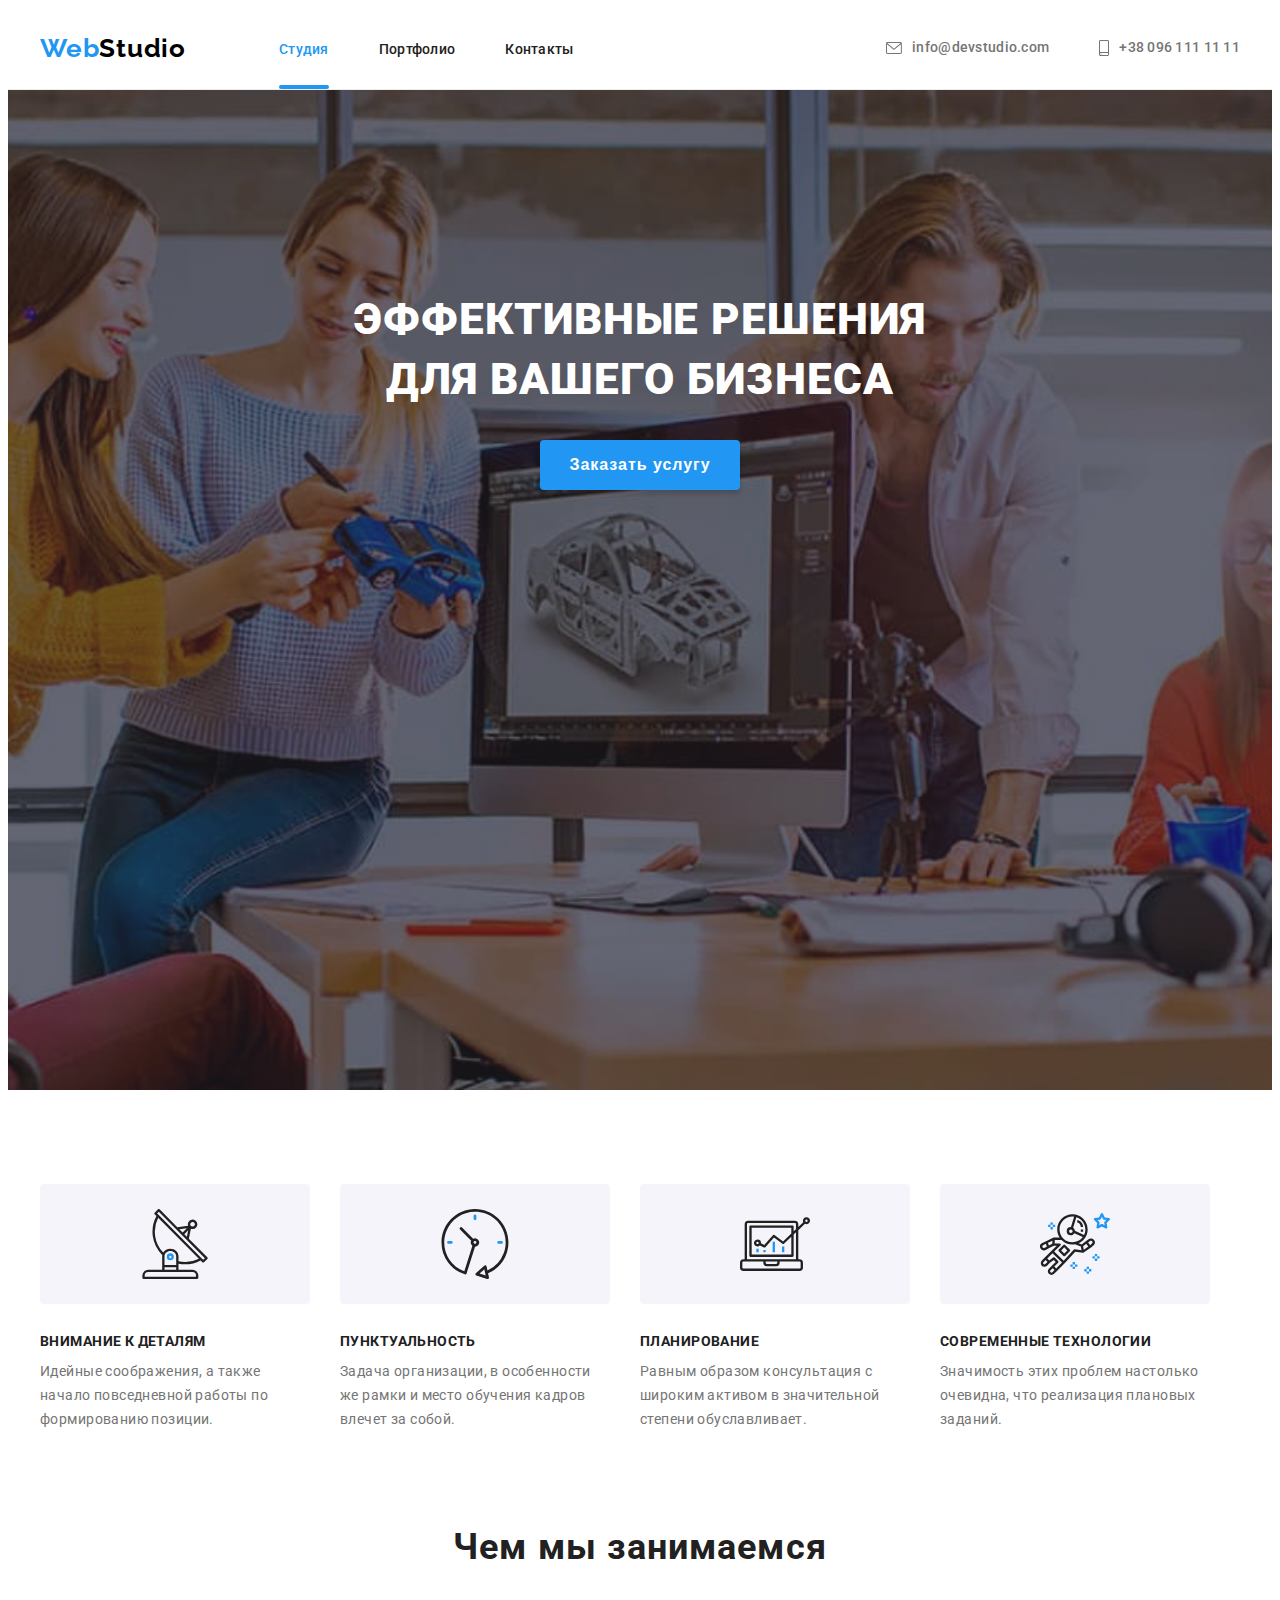
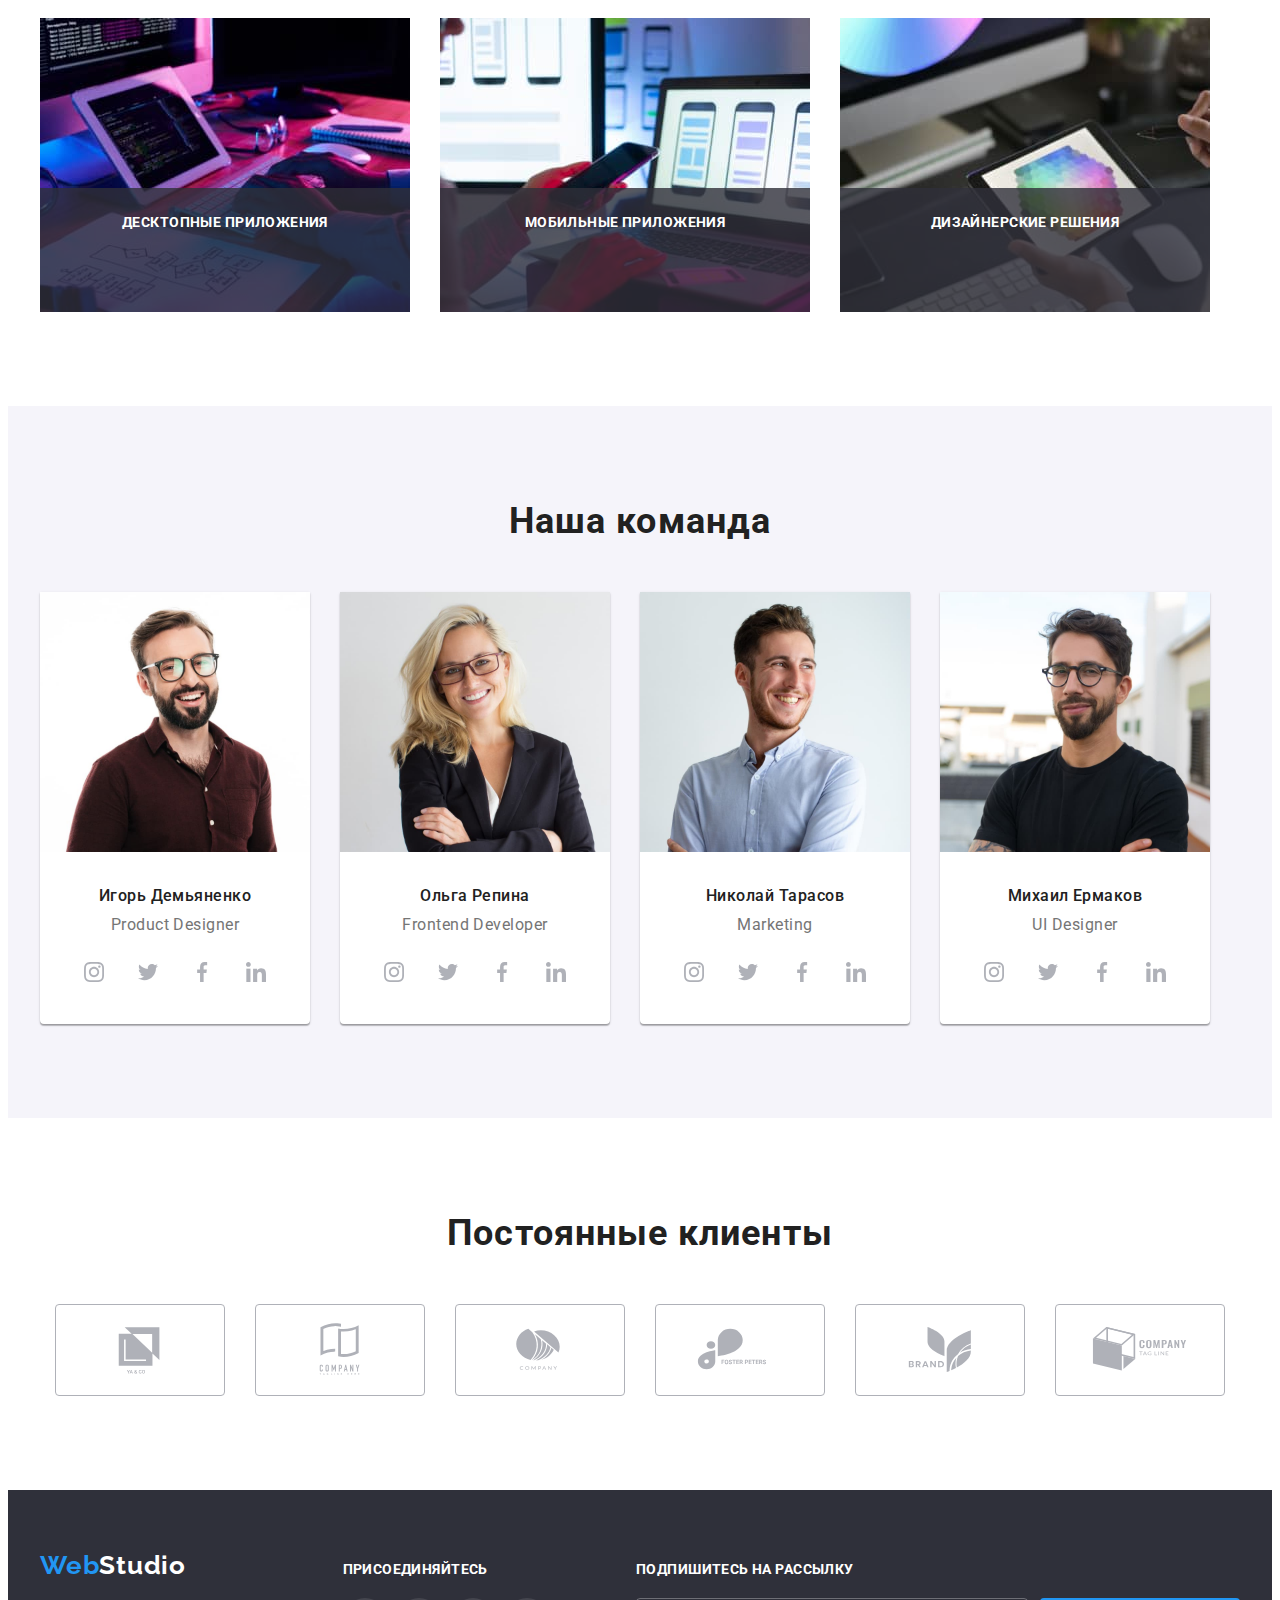
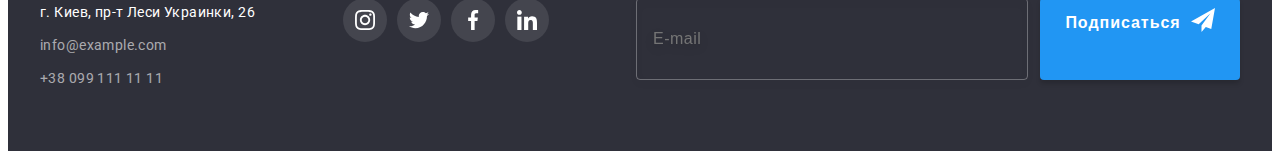
<file: index.html>
<!DOCTYPE html>
<html lang="ru">

<head>
  <meta charset="UTF-8" />
  <meta http-equiv="X-UA-Compatible" content="IE=edge" />
  <meta name="viewport" content="width=device-width, initial-scale=1.0" />
  <title>Document</title>
  <link rel="preconnect" href="https://fonts.googleapis.com">
  <link rel="preconnect" href="https://fonts.gstatic.com" crossorigin>
  <link rel="stylesheet"
    href="https://fonts.googleapis.com/css2?family=Montserrat:wght@400;700&family=Raleway:wght@700&family=Roboto:wght@400;500;700;900&display=swap">
  <link rel="stylesheet" href="https://cdnjs.cloudflare.com/ajax/libs/modern-normalize/1.1.0/modern-normalize.min.css"
    integrity="sha512-wpPYUAdjBVSE4KJnH1VR1HeZfpl1ub8YT/NKx4PuQ5NmX2tKuGu6U/JRp5y+Y8XG2tV+wKQpNHVUX03MfMFn9Q=="
    crossorigin="anonymous" referrerpolicy="no-referrer" />
  <link rel="stylesheet" href="./css/main.min.css">
</head>

<body class="page">
  <header class="header">
    <div class="div-header container">
      <a href="#" lang="en" class="header-logo-primary logo-primary">Web<span
          class="logo-secondary_theme_dark">Studio</span></a>
      <nav class="site-nav">
        <ul class="nav-list">
          <li class="nav-list__item underline"><a href="./index.html" class="nav-list__link current">Студия</a></li>
          <li class="nav-list__item"><a href="./portfolio.html" class="nav-list__link">Портфолио</a></li>
          <li class="nav-list__item"><a href="#" class="nav-list__link">Контакты</a></li>
        </ul>
      </nav>
      <ul class="contacts">
        <li class="nav-list__item"><a href="mailto:info@devstudio.com" class="contact-link"><svg
              class="contact-icon mail">
              <use href="./images/icons.svg#icon-email">
              </use>
            </svg>info@devstudio.com</a></li>
        <li class="nav-list__item"><a href="tel:+380961111111" class="contact-link"><svg class="contact-icon phone">
              <use href="./images/icons.svg#icon-smartphone"></use>
            </svg>+38 096 111 11 11</a></li>
      </ul>
    </div>
  </header>
  <main>
    <section class="hero">
      <div class="container">
        <h1 class="hero-title">
          Эффективные решения <br />
          для вашего бизнеса
        </h1>
        <button type="button" class="hero-btn modal-btn" data-modal-open>Заказать услугу</button>
      </div>
    </section>
    <section class="features section">
      <div class="container">
        <h2 class="visually-hidden">Our features</h2>
        <ul class="features-list">
          <li class="features-list_item">
            <h3 class="features-list_title">Внимание к деталям</h3>
            <p class="features-list_text">
              Идейные соображения, а также начало повседневной работы по
              формированию позиции.
            </p>
          </li>
          <li class="features-list_item">
            <h3 class="features-list_title">Пунктуальность</h3>
            <p class="features-list_text">
              Задача организации, в особенности же рамки и место обучения кадров
              влечет за собой.
            </p>
          </li>
          <li class="features-list_item">
            <h3 class="features-list_title">Планирование</h3>
            <p class="features-list_text">
              Равным образом консультация с широким активом в значительной
              степени обуславливает.
            </p>
          </li>
          <li class="features-list_item">
            <h3 class="features-list_title">Современные технологии</h3>
            <p class="features-list_text">
              Значимость этих проблем настолько очевидна, что реализация
              плановых заданий.
            </p>
          </li>
        </ul>
      </div>
    </section>
    <section class="work-section">
      <div class="container">
        <h2 class="work-title title-dark">Чем мы занимаемся</h2>
        <ul class="work-list">
          <li class="work-item">
            <div class="work-thumb">
              <img src="./img/work1.jpg" alt="кодинг на планшете" width="370" height="294" />
              <p class="work-desc">Десктопные приложения</p>
            </div>
          </li>
          <li class="work-item">
            <div class="work-thumb">
              <img src="./img/work2.jpg"
                alt="мобильны телефон и ноутбук с изображением адаптивного шаблона для мобильных устройств" width="370"
                height="294" />
              <p class="work-desc">Мобильные приложения</p>
            </div>
          </li>
          <li class="work-item">
            <div class="work-thumb">
              <img src="./img/work3.jpg" alt="планшет с изображением палитры" width="370" height="294" />
              <p class="work-desc">Дизайнерские решения</p>
            </div>
          </li>
        </ul>
      </div>
    </section>
    <section class="team-box section">
      <div class="container">
        <h2 class="title-dark">Наша команда</h2>
        <ul class="team-list">
          <li class="team-list-item">
            <img src="./img/productdesigner1.jpg" alt="Продуктовый дизайнер Игорь Демьяненко" width="270" height="260"
              class="user-img" />
            <div class="users">
              <h3 class="user-name">Игорь Демьяненко</h3>
              <p lang="en" class="user-desc">Product Designer</p>
              <ul class="social-list-links social-list">
                <li class="social-list-item"><a class="card-link social-link"><svg class="social-icon" width="20"
                      height="20">
                      <use href="./images/icons.svg#icon-instagram"></use>
                    </svg></a></li>
                <li class="social-list-item"><a class="card-link social-link"><svg class="social-icon" width="20"
                      height="20">
                      <use href="./images/icons.svg#icon-twitter"></use>
                    </svg></a></li>
                <li class="social-list-item"><a class="card-link social-link"><svg class="social-icon" width="20"
                      height="20">
                      <use href="./images/icons.svg#icon-facebook"></use>
                    </svg></a></li>
                <li class="social-list-item"><a class="card-link social-link"><svg class="social-icon" width="20"
                      height="20">
                      <use href="./images/icons.svg#icon-linkedin"></use>
                    </svg></a></li>
              </ul>
            </div>
          </li>
          <li class="team-list-item">
            <img src="./img/developer2.jpg" alt="Разработчик внешнего интерфейса Ольга Репина" width="270" height="260"
              class="user-img" />
            <div class="users">
              <h3 class="user-name">Ольга Репина</h3>
              <p lang="en" class="user-desc">Frontend Developer</p>
              <ul class="social-list-links social-list">
                <li class="social-list-item"><a class="card-link social-link"><svg class="social-icon" width="20"
                      height="20">
                      <use href="./images/icons.svg#icon-instagram"></use>
                    </svg></a></li>
                <li class="social-list-item"><a class="card-link social-link"><svg class="social-icon" width="20"
                      height="20">
                      <use href="./images/icons.svg#icon-twitter"></use>
                    </svg></a></li>
                <li class="social-list-item"><a class="card-link social-link"><svg class="social-icon" width="20"
                      height="20">
                      <use href="./images/icons.svg#icon-facebook"></use>
                    </svg></a></li>
                <li class="social-list-item"><a class="card-link social-link"><svg class="social-icon" width="20"
                      height="20">
                      <use href="./images/icons.svg#icon-linkedin"></use>
                    </svg></a></li>
              </ul>
            </div>
          </li>
          <li class="team-list-item">
            <img src="./img/marketing3.jpg" alt="Маркетолог Николай Тарасов" width="270" height="260"
              class="user-img" />
            <div class="users">
              <h3 class="user-name">Николай Тарасов</h3>
              <p lang="en" class="user-desc">Marketing</p>
              <ul class="social-list-links social-list">
                <li class="social-list-item"><a class="card-link social-link"><svg class="social-icon" width="20"
                      height="20">
                      <use href="./images/icons.svg#icon-instagram"></use>
                    </svg></a></li>
                <li class="social-list-item"><a class="social-link"><svg class="social-icon" width="20" height="20">
                      <use href="./images/icons.svg#icon-twitter"></use>
                    </svg></a></li>
                <li class="social-list-item"><a class="card-link social-link"><svg class="social-icon" width="20"
                      height="20">
                      <use href="./images/icons.svg#icon-facebook"></use>
                    </svg></a></li>
                <li class="social-list-item"><a class="card-link social-link"><svg class="social-icon" width="20"
                      height="20">
                      <use href="./images/icons.svg#icon-linkedin"></use>
                    </svg></a></li>
              </ul>
            </div>
          </li>
          <li class="team-list-item">
            <img src="./img/uidesigner4.jpg" alt="Дизайнер пользовательского интерфейса Михаил Ермаков" width="270"
              height="260" class="user-img" />
            <div class="users">
              <h3 class="user-name">Михаил Ермаков</h3>
              <p lang="en" class="user-desc">UI Designer</p>
              <ul class="social-list-links social-list">
                <li class="social-list-item"><a class="card-link social-link"><svg class="social-icon" width="20"
                      height="20">
                      <use href="./images/icons.svg#icon-instagram"></use>
                    </svg></a></li>
                <li class="social-list-item"><a class="card-link social-link"><svg class="social-icon" width="20"
                      height="20">
                      <use href="./images/icons.svg#icon-twitter"></use>
                    </svg></a></li>
                <li class="social-list-item"><a class="card-link social-link"><svg class="social-icon" width="20"
                      height="20">
                      <use href="./images/icons.svg#icon-facebook"></use>
                    </svg></a></li>
                <li class="social-list-item"><a class="card-link social-link"><svg class="social-icon" width="20"
                      height="20">
                      <use href="./images/icons.svg#icon-linkedin"></use>
                    </svg></a></li>
              </ul>
            </div>
          </li>
        </ul>
      </div>
    </section>
    <section class="clients section">
      <div class="container">
        <h2 class="title-dark">Постоянные клиенты</h2>
        <ul class="clients-list-links">
          <li class="client-list-item"><a class="client-link" href="#"><svg class="client-icon" width="106" height="60">
                <use href="./images/icons.svg#icon-client-1"></use>
              </svg></a></li>
          <li class="client-list-item"><a class="client-link" href="#"><svg class="client-icon" width="106" height="60">
                <use href="./images/icons.svg#icon-client-2"></use>
              </svg></a></li>
          <li class="client-list-item"><a class="client-link" href="#"><svg class="client-icon" width="170" height="60">
                <use href="./images/icons.svg#icon-client-3"></use>
              </svg></a></li>
          <li class="client-list-item"><a class="client-link" href="#"><svg class="client-icon" width="106" height="60">
                <use href="./images/icons.svg#icon-client-4"></use>
              </svg></a></li>
          <li class="client-list-item"><a class="client-link" href="#"><svg class="client-icon" width="106" height="60">
                <use href="./images/icons.svg#icon-client-5"></use>
              </svg></a></li>
          <li class="client-list-item"><a class="client-link" href="#"><svg class="client-icon" width="106" height="60">
                <use href="./images/icons.svg#icon-client-6"></use>
              </svg></a></li>
        </ul>
      </div>
    </section>
  </main>
  <footer class="footer">
    <div class="container footer-container">
      <div class="footer-adress">
        <a href="./index.html" class="footer-logo-primary logo-primary">Web<span
            class="logo-secondary_theme_light">Studio</span></a>
        <address>
          <ul class="footer-list-links">
            <li class="footer-link footer-item">
              <a href="https://inlnk.ru/emY8E0" target="_blank" rel="noopener noreferrer" class="adress">г. Киев, пр-т
                Леси Украинки,
                26</a>
            </li>
            <li class="footer-item"><a class="footer-link" href="mailto:info@example.com">info@example.com</a></li>
            <li class="footer-item"><a href="tel:+380991111111" class="footer-link">+38 099 111 11 11</a></li>
          </ul>
        </address>
      </div>
      <div class="footer-social">
        <h3 class="footer-social-title">присоединяйтесь</h3>
        <ul class="footer-social-list social-list">
          <li class="social-list-item">
            <a href="" class="footer-social-link social-link">
              <svg class="footer-social-icon" width="20" height="20">
                <use href="./images/icons.svg#icon-instagram"></use>
              </svg>
            </a>
          </li>
          <li class="social-list-item">
            <a href="" class="footer-social-link social-link">
              <svg class="footer-social-icon" width="20" height="20">
                <use href="./images/icons.svg#icon-twitter"></use>
              </svg>
            </a>
          </li>
          <li class="social-list-item">
            <a href="" class="footer-social-link social-link">
              <svg class="footer-social-icon" width="20" height="20">
                <use href="./images/icons.svg#icon-facebook"></use>
              </svg>
            </a>
          </li>
          <li class="social-list-item">
            <a href="" class="footer-social-link social-link">
              <svg class="footer-social-icon" width="20" height="20">
                <use href="./images/icons.svg#icon-linkedin"></use>
              </svg>
            </a>
          </li>
        </ul>
      </div>
      <div class="footer-form-wrapper">
        <form class="footer-form-subscribe">
          <b class="footer-form-title">Подпишитесь на рассылку</b>
          <div class="footer-form-input-wrapper">
            <input class="footer-form-input" name="email" type="email" placeholder="E-mail" required>
            <button type="submit" class="footer-submit-btn modal-btn">Подписаться
              <svg class="footer-form-icon" width="24" height="24">
                <use href="./images/icons.svg#icon-icon-send"></use>
              </svg>
            </button>
          </div>
        </form>
      </div>
    </div>
  </footer>
  <div class="backdrop is-hidden" data-modal>
    <div class="modal">
      <button type="button" class="modal-close-btn" data-modal-close>
        <svg class="madal-close-icon" width="18" height="18">
          <use href="./images/icons.svg#icon-close"></use>
        </svg>
      </button>
      <form class="contact-form">
        <b class="contact-form-title">Оставьте свои данные, мы вам перезвоним</b>
        <label class="contact-form-field">
          <span class="contact-form-name">Имя</span>
          <span class="contact-form-input-wrapper">
            <input class="contact-form-input" name="user_name" type="text" required>
            <svg class="contact-form-icon" width="18" height="18">
              <use href="./images/icons.svg#icon-person-form"></use>
            </svg>
          </span>
        </label>
        <label class="contact-form-field">
          <span class="contact-form-name">Телефон</span>
          <span class="contact-form-input-wrapper">
            <input class="contact-form-input" name="user_phone" type="tel" required>
            <svg class="contact-form-icon" width="18" height="18">
              <use href="./images/icons.svg#icon-phone-form"></use>
            </svg>
          </span>
        </label>
        <label class="contact-form-field">
          <span class="contact-form-name">Почта</span>
          <span class="contact-form-input-wrapper">
            <input class="contact-form-input" name="user_mail" type="email" required>
            <svg class="contact-form-icon" width="18" height="18">
              <use href="./images/icons.svg#icon-email-form"></use>
            </svg>
          </span>
        </label>
        <label class="contact-form-field message">
          <span class="contact-form-name">Комментарий</span>
          <textarea class="contact-form-message" name="user-message" placeholder="Введите текст" class=""></textarea>
        </label>
        <div class="contact-form-checkbox-wrapper">
          <input class="contact-form-checkbox visually-hidden" name="accept-policy" type="checkbox" id="policy-checkbox"
            required>
          <label class="contact-form-checkbox-desc" for="policy-checkbox">Соглашаюсь с рассылкой и принимаю&nbsp;
            <a class="contact-form-link" href="">Условия договора</a>
          </label>
        </div>
        <button type="submit" class="contact-form-submit-btn modal-btn">Отправить</button>
      </form>
    </div>
  </div>
  <script src="./js/modal.js"></script>
</body>

</html>
</file>
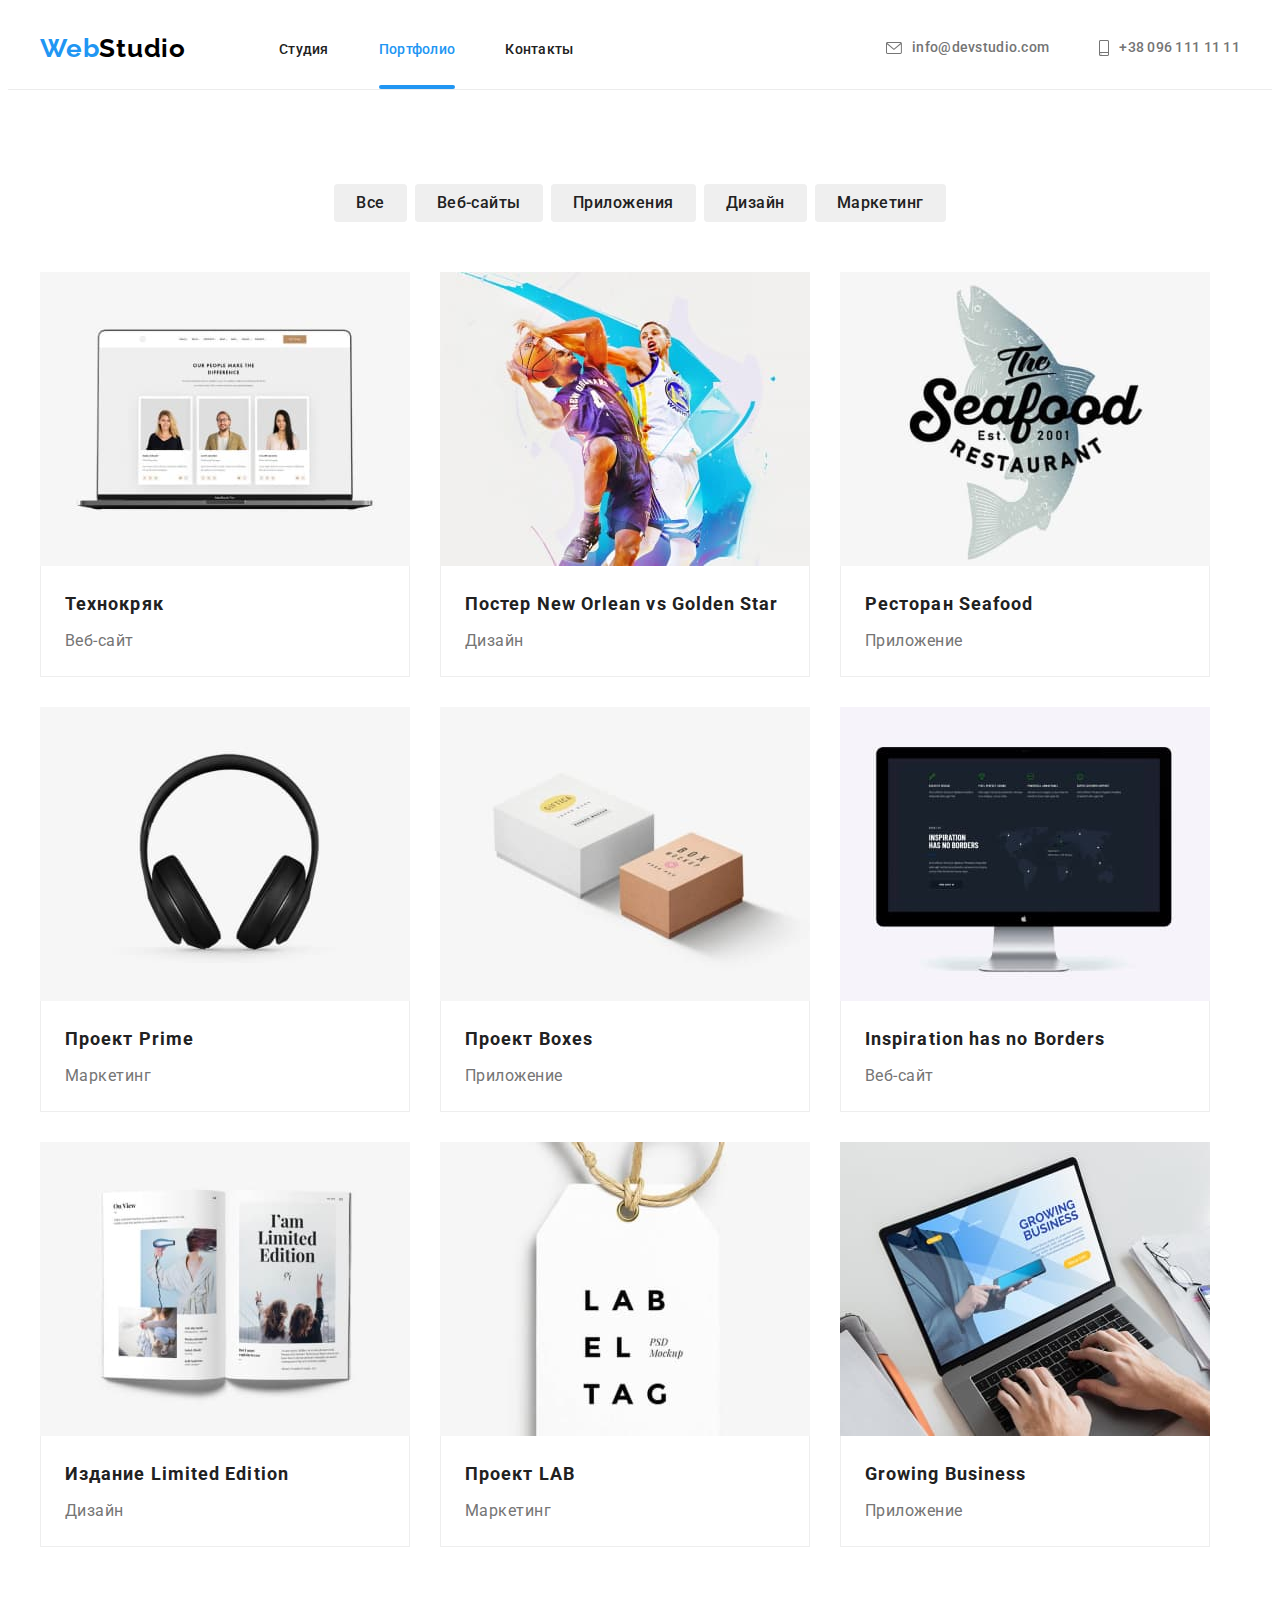
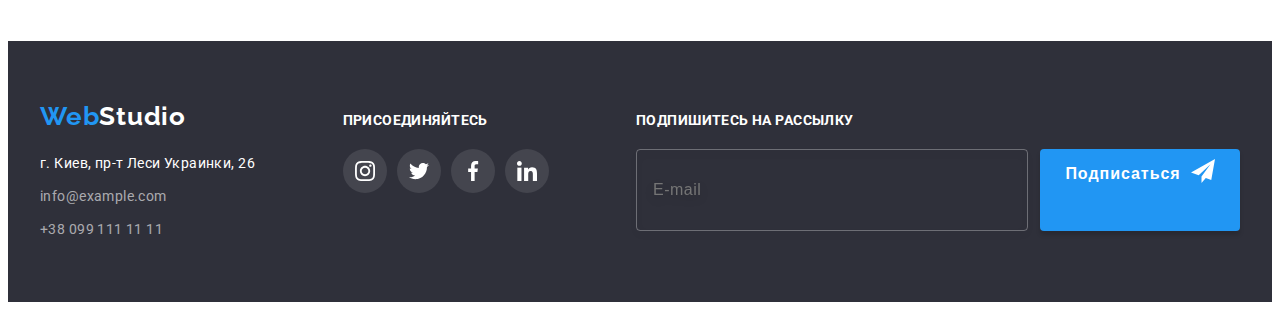
<file: portfolio.html>
<!DOCTYPE html>
<html lang="ru">

<head>
    <meta charset="UTF-8" />
    <meta http-equiv="X-UA-Compatible" content="IE=edge" />
    <meta name="viewport" content="width=device-width, initial-scale=1.0" />
    <title>Portfolio</title>
    <link rel="preconnect" href="https://fonts.googleapis.com">
    <link rel="preconnect" href="https://fonts.gstatic.com" crossorigin>
    <link rel="stylesheet"
        href="https://fonts.googleapis.com/css2?family=Montserrat:wght@400;700&family=Raleway:wght@700&family=Roboto:wght@400;500;700;900&display=swap">
    <link rel="stylesheet" href="https://cdnjs.cloudflare.com/ajax/libs/modern-normalize/1.1.0/modern-normalize.min.css"
        integrity="sha512-wpPYUAdjBVSE4KJnH1VR1HeZfpl1ub8YT/NKx4PuQ5NmX2tKuGu6U/JRp5y+Y8XG2tV+wKQpNHVUX03MfMFn9Q=="
        crossorigin="anonymous" referrerpolicy="no-referrer" />
    <link rel="stylesheet" href="./css/main.min.css">
</head>

<body class="page">
    <header class="header">
        <div class="div-header container">
            <a href="#" lang="en" class="header-logo-primary logo-primary">Web<span
                    class="logo-secondary_theme_dark">Studio</span></a>
            <nav class="site-nav">
                <ul class="nav-list">
                    <li class="nav-list__item"><a href="./index.html" class="nav-list__link">Студия</a></li>
                    <li class="nav-list__item underline"><a href="./portfolio.html"
                            class="nav-list__link current">Портфолио</a>
                    </li>
                    <li class="nav-list__item"><a href="#" class="nav-list__link">Контакты</a></li>
                </ul>
            </nav>
            <ul class="contacts">
                <li class="nav-list__item"><a href="mailto:info@devstudio.com" class="contact-link"><svg
                            class="contact-icon mail">
                            <use href="./images/icons.svg#icon-email">
                            </use>
                        </svg>info@devstudio.com</a></li>
                <li class="nav-list__item"><a href="tel:+380961111111" class="contact-link"><svg
                            class="contact-icon phone">
                            <use href="./images/icons.svg#icon-smartphone"></use>
                        </svg>+38 096 111 11 11</a></li>
            </ul>
        </div>
    </header>
    <main>
        <section class="portfolio-section section">
            <div class="container">
                <h1 class="visually-hidden">Фильтра</h1>
                <ul class="list-btn">
                    <li class="list-item-btn">
                        <button class="btn-item all" type="button">Все</button>
                    </li>
                    <li class="list-item-btn">
                        <button class="btn-item" type="button">Веб-сайты</button>
                    </li>
                    <li class="list-item-btn">
                        <button class="btn-item" type="button">Приложения</button>
                    </li>
                    <li class="list-item-btn">
                        <button class="btn-item" type="button">Дизайн</button>
                    </li>
                    <li class="list-item-btn">
                        <button class="btn-item" type="button">Маркетинг</button>
                    </li>
                </ul>
                <ul class="list-preview-items">
                    <li class="preview-item">
                        <a href="#" class="preview-link">
                            <div class="preview-img-desc-wrapper">
                                <img class="preview-img" src="./images/work-1-img.jpg"
                                    alt="экран компьютера с изображениями 3 людей" width="370" height="294">
                                <p class="overlay">Ресурс предлагает комплексные предложения с разным уровнем
                                    функционала и сервисов.
                                    Все это позволит посетителю получить
                                    исчерпывающие сведения о компании или частном лице.
                                </p>
                            </div>
                            <div class="preview-desc">
                                <h2 class="preview-title">Технокряк</h2>
                                <p class="preview-text">Веб-сайт</p>
                            </div>
                        </a>
                    </li>
                    <li class="preview-item">
                        <a href="#" class="preview-link">
                            <div class="preview-img-desc-wrapper">
                                <img class="preview-img" src="./images/work-2-img.jpg"
                                    alt="два спортсмена играют в баскетбол" width="370" height="294">
                                <p class="overlay">Ресурс предлагает комплексные предложения с разным уровнем
                                    функционала и сервисов.
                                    Все это позволит посетителю получить
                                    исчерпывающие сведения о компании или частном лице.
                                </p>
                            </div>
                            <div class="preview-desc">
                                <h2 class="preview-title">Постер <span lang="en">New Orlean vs Golden Star</span></h2>
                                <p class="preview-text">Дизайн</p>
                            </div>
                        </a>
                    </li>
                    <li class="preview-item">
                        <a href="#" class="preview-link">
                            <div class="preview-img-desc-wrapper">
                                <img class="preview-img" src="./images/work-3-img.jpg"
                                    alt="надпись ресторан морепродуктов с изображением рыбы на фоне" width="370"
                                    height="294">
                                <p class="overlay">Ресурс предлагает комплексные предложения с разным уровнем
                                    функционала и сервисов.
                                    Все это позволит посетителю получить
                                    исчерпывающие сведения о компании или частном лице.
                                </p>
                            </div>
                            <div class="preview-desc">
                                <h2 class="preview-title">Ресторан <span lang="en">Seafood</span></h2>
                                <p class="preview-text">Приложение</p>
                            </div>
                        </a>
                    </li>
                    <li class="preview-item">
                        <a href="#" class="preview-link">
                            <div class="preview-img-desc-wrapper">
                                <img class="preview-img" src="./images/work-4-img.jpg" alt="беспроводные наушники"
                                    width="370" height="294">
                                <p class="overlay">Ресурс предлагает комплексные предложения с разным уровнем
                                    функционала и сервисов.
                                    Все это позволит посетителю получить
                                    исчерпывающие сведения о компании или частном лице.
                                </p>
                            </div>
                            <div class="preview-desc">
                                <h2 class="preview-title">Проект <span lang="en">Prime</span></h2>
                                <p class="preview-text">Маркетинг</p>
                            </div>
                        </a>
                    </li>
                    <li class="preview-item">
                        <a href="#" class="preview-link">
                            <div class="preview-img-desc-wrapper">
                                <img class="preview-img" src="./images/work-5-img.jpg"
                                    alt="2 коробки белого и бежевого цвета" width="370" height="294">
                                <p class="overlay">Ресурс предлагает комплексные предложения с разным уровнем
                                    функционала и сервисов.
                                    Все это позволит посетителю получить
                                    исчерпывающие сведения о компании или частном лице.
                                </p>
                            </div>
                            <div class="preview-desc">
                                <h2 class="preview-title">Проект <span lang="en">Boxes</span></h2>
                                <p class="preview-text">Приложение</p>
                            </div>
                        </a>
                    </li>
                    <li class="preview-item">
                        <a href="#" class="preview-link">
                            <div class="preview-img-desc-wrapper">
                                <img class="preview-img" src="./images/work-6-img.jpg"
                                    alt="монитор с изображением карты мира и надписью вдохновение не имеет границ"
                                    width="370" height="294">
                                <p class="overlay">Ресурс предлагает комплексные предложения с разным уровнем
                                    функционала и сервисов.
                                    Все это позволит посетителю получить
                                    исчерпывающие сведения о компании или частном лице.
                                </p>
                            </div>
                            <div class="preview-desc">
                                <h2 class="preview-title" lang="en">Inspiration has no Borders</h2>
                                <p class="preview-text">Веб-сайт</p>
                            </div>
                        </a>
                    </li>
                    <li class="preview-item">
                        <a href="#" class="preview-link">
                            <div class="preview-img-desc-wrapper">
                                <img class="preview-img" src="./images/work-7-img.jpg"
                                    alt="раскрытая книга с картинками" width="370" height="294">
                                <p class="overlay">Ресурс предлагает комплексные предложения с разным уровнем
                                    функционала и сервисов.
                                    Все это позволит посетителю получить
                                    исчерпывающие сведения о компании или частном лице.
                                </p>
                            </div>
                            <div class="preview-desc">
                                <h2 class="preview-title">Издание <span lang="en">Limited Edition</span></h2>
                                <p class="preview-text">Дизайн</p>
                            </div>
                        </a>
                    </li>
                    <li class="preview-item">
                        <a href="#" class="preview-link">
                            <div class="preview-img-desc-wrapper">
                                <img class="preview-img" src="./images/work-8-img.jpg" alt="кулон с надписью лейбл тег"
                                    width="370" height="294">
                                <p class="overlay">Ресурс предлагает комплексные предложения с разным уровнем
                                    функционала и сервисов.
                                    Все это позволит посетителю получить
                                    исчерпывающие сведения о компании или частном лице.
                                </p>
                            </div>
                            <div class="preview-desc">
                                <h2 class="preview-title">Проект <span lang="en">LAB</span></h2>
                                <p class="preview-text">Маркетинг</p>
                            </div>
                        </a>
                    </li>
                    <li class="preview-item">
                        <a href="#" class="preview-link">
                            <div class="preview-img-desc-wrapper">
                                <img class="preview-img" src="./images/work-9-img.jpg"
                                    alt="ноутбук с изображением человека, держашего мобильный телефон и надписью рост бизнеса"
                                    width="370" height="294">
                                <p class="overlay">Ресурс предлагает комплексные предложения с разным уровнем
                                    функционала и сервисов.
                                    Все это позволит посетителю получить
                                    исчерпывающие сведения о компании или частном лице.
                                </p>
                            </div>
                            <div class="preview-desc">
                                <h2 class="preview-title" lang="en">Growing Business</h2>
                                <p class="preview-text">Приложение</p>
                            </div>
                        </a>
                    </li>
                </ul>
            </div>
        </section>
    </main>
    <footer class="footer">
        <div class="container footer-container">
            <div class="footer-adress">
                <a href="./index.html" class="footer-logo-primary logo-primary">Web<span
                        class="logo-secondary_theme_light">Studio</span></a>
                <address>
                    <ul class="footer-list-links">
                        <li class="footer-link footer-item">
                            <a href="https://inlnk.ru/emY8E0" target="_blank" rel="noopener noreferrer"
                                class="adress">г.
                                Киев, пр-т
                                Леси Украинки,
                                26</a>
                        </li>
                        <li class="footer-item"><a class="footer-link"
                                href="mailto:info@example.com">info@example.com</a>
                        </li>
                        <li class="footer-item"><a href="tel:+380991111111" class="footer-link">+38 099 111 11 11</a>
                        </li>
                    </ul>
                </address>
            </div>
            <div class="footer-social">
                <h3 class="footer-social-title">присоединяйтесь</h3>
                <ul class="footer-social-list social-list">
                    <li class="social-list-item">
                        <a href="" class="footer-social-link social-link">
                            <svg class="footer-social-icon" width="20" height="20">
                                <use href="./images/icons.svg#icon-instagram"></use>
                            </svg>
                        </a>
                    </li>
                    <li class="social-list-item">
                        <a href="" class="footer-social-link social-link">
                            <svg class="footer-social-icon" width="20" height="20">
                                <use href="./images/icons.svg#icon-twitter"></use>
                            </svg>
                        </a>
                    </li>
                    <li class="social-list-item">
                        <a href="" class="footer-social-link social-link">
                            <svg class="footer-social-icon" width="20" height="20">
                                <use href="./images/icons.svg#icon-facebook"></use>
                            </svg>
                        </a>
                    </li>
                    <li class="social-list-item">
                        <a href="" class="footer-social-link social-link">
                            <svg class="footer-social-icon" width="20" height="20">
                                <use href="./images/icons.svg#icon-linkedin"></use>
                            </svg>
                        </a>
                    </li>
                </ul>
            </div>
            <div class="footer-form-wrapper">
                <form class="footer-form-subscribe">
                    <b class="footer-form-title">Подпишитесь на рассылку</b>
                    <div class="footer-form-input-wrapper">
                        <input class="footer-form-input" name="email" type="email" placeholder="E-mail" required>
                        <button type="submit" class="footer-submit-btn modal-btn">Подписаться
                            <svg class="footer-form-icon" width="24" height="24">
                                <use href="./images/icons.svg#icon-icon-send"></use>
                            </svg>
                        </button>
                    </div>
                </form>
            </div>
        </div>
    </footer>
</body>

</html>
</file>
<file: css/main.min.css>
:root{--primary-font-family: "Roboto", sans-serif;--secondary-font-family: "Raleway", sans-serif;--primary-text-color-dark: #212121;--secondary-text-color-dark: #757575;--primary-text-color-light: #ffffff;--secondary-text-color-light: rgba(255, 255, 255, 0.6);--primary-bgc-dark: #2f303a;--secondary-bgc-light: #f5f4fa;--accent-color: #2196f3}.visually-hidden{position:absolute;width:1px;height:1px;margin:-1px;padding:0;overflow:hidden;border:0;clip:rect(0 0 0 0)}.page{color:var(--primary-text-color-dark);background-color:var(--primary-text-color-light);font-family:var(--primary-font-family);font-style:normal;font-weight:normal}h1,h2,h3,p,ul{margin-top:0;margin-bottom:0}ul{list-style:none}a{text-decoration:none}.section{padding-top:94px;padding-bottom:94px}.container{width:1200px;padding-left:15px;padding-right:15px;margin-right:auto;margin-left:auto}button{cursor:pointer;border-width:0}.modal-btn{padding:10px;min-width:200px;font-weight:bold;font-size:16px;line-height:1.88;letter-spacing:0.06em;color:var(--primary-text-color-light);background-color:var(--accent-color);box-shadow:0px 4px 4px rgba(0,0,0,0.15);border-radius:4px;transition:background-color 250ms cubic-bezier(0.4, 0, 0.2, 1)}.modal-btn:hover,.modal-btn:focus{outline:none;background-color:#188ce8}.hero-title{margin-bottom:30px;font-weight:900;font-size:44px;line-height:1.36;text-transform:uppercase}.title-dark{margin-bottom:50px;font-weight:bold;font-size:36px;line-height:1.17;text-align:center;letter-spacing:0.03em}.social-list{padding-left:0;display:flex;justify-content:center}.social-list-item{margin-right:10px}.social-list-item:last-child{margin-right:0}.social-link{display:flex;justify-content:center;align-items:center;width:44px;height:44px;border-radius:50%;transition:background-color 250ms cubic-bezier(0.4, 0, 0.2, 1)}.social-link:hover,.social-link:focus{background-color:var(--accent-color)}.logo-primary{color:var(--accent-color);font-family:var(--secondary-font-family);font-weight:bold;font-size:26px;line-height:1.19;letter-spacing:0.03em}.backdrop{position:fixed;top:0;left:0;width:100vw;height:100vh;background-color:rgba(0,0,0,0.2);transition:opacity 250ms cubic-bezier(0.4, 0, 0.2, 1),visibility 250ms cubic-bezier(0.4, 0, 0.2, 1)}.backdrop.is-hidden{opacity:0;visibility:hidden;pointer-events:none}.modal{position:absolute;top:50%;left:50%;transform:translate(-50%, -50%);width:528px;height:580px;background-color:#fff;padding:40px}.modal-close-btn{position:absolute;top:8px;right:8px;display:flex;justify-content:center;align-items:center;width:30px;height:30px;border-radius:50%;border:1px solid rgba(0,0,0,0.1);background-color:transparent;padding:0}.modal-close-btn:hover .madal-close-icon{fill:#2196F3}.contact-form-title{display:block;margin-bottom:12px;line-height:1.15;text-align:center;letter-spacing:0.03em}.contact-form-name{font-family:var(--primary-font-family);font-style:normal;font-weight:400;font-size:12px;line-height:1.17;letter-spacing:0.01em;color:#757575}.contact-form-field{display:block;height:58px;margin-bottom:10px}.contact-form-input{width:100%;height:40px;border:1px solid rgba(33,33,33,0.2);border-radius:4px;padding-top:11px;padding-bottom:11px;padding-left:42px;transition:border-color 250ms cubic-bezier(0.4, 0, 0.2, 1)}.contact-form-input:focus{outline:none;border-color:var(--accent-color)}.contact-form-input-wrapper{position:relative;display:flex;margin-top:4px}.contact-form-icon{position:absolute;top:50%;left:12px;transform:translateY(-50%);transition:fill 250ms cubic-bezier(0.4, 0, 0.2, 1)}.contact-form-input:focus+.contact-form-icon{fill:var(--accent-color)}.contact-form-checkbox-wrapper{display:flex;justify-content:center;align-items:center;margin-bottom:30px}.contact-form-message{width:100%;height:120px;margin-top:4px;padding:12px 16px;border:1px solid rgba(33,33,33,0.2);border-radius:4px;resize:none;transition:border-color 250ms cubic-bezier(0.4, 0, 0.2, 1)}.contact-form-message:focus{outline:none;border-color:var(--accent-color)}.contact-form-message::placeholder{font-size:12px;color:rgba(117,117,117,0.5)}.message{height:138px;margin-bottom:20px}.contact-form-checkbox-desc{display:flex;align-items:center;font-family:var(--primary-font-family);font-style:normal;font-weight:400;font-size:14px;line-height:1.71;letter-spacing:0.03em;color:var(--secondary-text-color-dark)}.contact-form-checkbox-desc::before{display:inline-block;content:"";margin-right:8px;width:16px;height:15px;border:0.2px solid #212121;border-radius:2px;cursor:pointer;transition:border 250ms cubic-bezier(0.4, 0, 0.2, 1)}.contact-form-checkbox:checked+.contact-form-checkbox-desc::before{background-color:var(--accent-color);background-image:url(../images/icon-features/Vector.svg);background-repeat:no-repeat;background-position:center}.contact-form-checkbox:focus+.contact-form-checkbox-desc::before{border:0.2px solid var(--accent-color)}.contact-form-link{text-decoration-line:underline;color:var(--accent-color)}.contact-form-submit-btn{display:block;margin-left:auto;margin-right:auto}.header{padding-top:25px;padding-bottom:25px;border-bottom:1px solid #ececec}.div-header{display:flex;align-items:center}.header-logo-primary{margin-right:93px}.logo-secondary_theme_dark{color:#000000}.nav-list{display:flex;padding-left:0}.nav-list__item:not(:last-child){margin-right:50px}.underline ::after{content:"";width:100%;height:4px;position:absolute;bottom:0;left:0;background:var(--accent-color);border-radius:2px}.nav-list__link{padding-top:32px;padding-bottom:32px;color:inherit;font-family:inherit;font-weight:500;font-size:14px;line-height:1.14;letter-spacing:0.02em;transition:color 250ms cubic-bezier(0.4, 0, 0.2, 1)}.nav-list__link:hover,.nav-list__link:focus{color:var(--accent-color)}.current{position:relative}.nav-list .current{color:var(--accent-color)}.contacts{display:flex;padding-left:0;margin-left:auto}.contact-link{color:var(--secondary-text-color-dark);font-family:inherit;font-weight:500;font-size:14px;line-height:1.14;letter-spacing:0.02em;transition:color 250ms cubic-bezier(0.4, 0, 0.2, 1)}.contact-link:hover,.contact-link:focus{color:var(--accent-color)}.contacts .contact-link{display:flex;align-items:center}.contact-icon{fill:currentColor;margin-right:10px;transition:background-color 250ms cubic-bezier(0.4, 0, 0.2, 1),box-shadow 250ms cubic-bezier(0.4, 0, 0.2, 1)}.contact-icon:hover,.contact-icon:focus{background-color:#2196f3;box-shadow:0px 4px 4px rgba(0,0,0,0.25)}.mail{width:16px;height:12px}.contact-icon.phone{width:10px;height:16px}.hero{padding-top:200px;padding-bottom:200px;text-align:center;color:var(--primary-text-color-light);margin-right:auto;margin-left:auto;height:600px;max-width:1600px;background-color:#c4c4c4;background-image:linear-gradient(to bottom, rgba(47,48,58,0.4), rgba(47,48,58,0.4)),url(../images/hero-bg/bgi-hero.jpg);background-repeat:no-repeat;background-position:center;background-size:cover;letter-spacing:0.06em}.features-list{display:flex;padding-left:0}.features-list_item{width:270px;margin-right:30px}.features-list_item:last-child{margin-right:0}.features-list_item::before{display:block;content:"";height:120px;margin-bottom:30px;background-size:70px;background-repeat:no-repeat;background-position:center;background-color:#f5f4fa;border-radius:4px}.features-list_item:nth-child(1):before{background-image:url(../images/icon-features/antenna.svg)}.features-list_item:nth-child(2):before{background-image:url(../images/icon-features/clock.svg)}.features-list_item:nth-child(3):before{background-image:url(../images/icon-features/diagram.svg)}.features-list_item:nth-child(4):before{background-image:url(../images/icon-features/astronaut.svg)}.features-list_title{margin-bottom:10px;font-weight:bold;font-size:14px;line-height:1.14;letter-spacing:0.03em;text-transform:uppercase}.features-list_text{color:var(--secondary-text-color-dark);font-size:14px;line-height:1.71;letter-spacing:0.03em}.work-section{padding-bottom:94px}.work-list{display:flex;flex-wrap:wrap;padding:0}.work-list .work-item+.work-item{margin-left:30px}.work-thumb{position:relative;height:294px}.work-desc{position:absolute;bottom:0%;left:50%;transform:translate(-50%, 0%);width:100%;height:70px;padding:27px 0px;font-weight:bold;font-size:14px;line-height:1.14;text-align:center;letter-spacing:0.03em;text-transform:uppercase;color:var(--primary-text-color-light);background:rgba(47,48,58,0.8)}.team-box{background-color:var(--secondary-bgc-light)}.team-list{display:flex;flex-wrap:wrap;padding-left:0;margin-top:-30px;margin-left:-30px}.team-list .team-list-item+.team-list-item{margin-left:30px}.team-list-item{margin-top:30px;margin-left:30px;box-shadow:0px 1px 3px rgba(0,0,0,0.12),0px 1px 1px rgba(0,0,0,0.14),0px 2px 1px rgba(0,0,0,0.2);border-radius:0px 0px 4px 4px;background-color:var(--primary-text-color-light)}.users{text-align:center;padding-top:30px;padding-bottom:30px}.user-name{margin-bottom:10px;font-weight:500;font-size:16px;line-height:1.19;letter-spacing:0.03em}.user-desc{color:var(--secondary-text-color-dark);font-size:16px;line-height:1.19;letter-spacing:0.03em}.social-list-links{margin-top:16px}.card-link{background-color:transparent}.social-icon{fill:#afb1b8;transition:fill 250ms cubic-bezier(0.4, 0, 0.2, 1)}.social-link:hover .social-icon,.social-link:focus .social-icon{fill:var(--primary-text-color-light)}.clients-list-links{padding-left:0;display:flex;justify-content:center}.client-list-item{margin-right:30px;width:170px;height:92px}.client-list-item:last-child{margin-right:0}.client-link{display:flex;justify-content:center;align-items:center;width:100%;height:100%;border:1px solid #afb1b8;box-sizing:border-box;border-radius:4px;transition:border-color 250ms cubic-bezier(0.4, 0, 0.2, 1)}.client-link:hover,.client-link:focus{outline:none;border-color:var(--accent-color)}.client-icon{fill:#afb1b8;transition:fill 250ms cubic-bezier(0.4, 0, 0.2, 1)}.client-link:hover .client-icon,.client-link:focus .client-icon{fill:var(--accent-color)}.btn-item{font-family:inherit;font-weight:500;font-size:16px;line-height:1.63;padding:6px 22px;color:var(--primary-text-color-dark);border-radius:4px;letter-spacing:0.03em;transition:color 250ms cubic-bezier(0.4, 0, 0.2, 1),background-color 250ms cubic-bezier(0.4, 0, 0.2, 1),box-shadow 250ms cubic-bezier(0.4, 0, 0.2, 1)}.btn-item:hover,.btn-item:focus{color:var(--primary-text-color-light);background-color:var(--accent-color);box-shadow:0px 3px 1px rgba(0,0,0,0.1),0px 1px 2px rgba(0,0,0,0.08),0px 2px 2px rgba(0,0,0,0.12)}.list-btn{display:flex;justify-content:center;padding-left:0;margin-bottom:50px}.list-item-btn{margin-right:8px;background-color:var(--secondary-bgc-light);border-radius:4px}.list-item-btn:last-child{margin-right:0}.list-preview-items{display:flex;flex-wrap:wrap;flex-basis:calc((100% - 90px) / 3);padding-left:0;margin-top:-30px;margin-left:-30px}.preview-item{margin-top:30px;margin-left:30px}.preview-title{color:var(--primary-text-color-dark);font-weight:bold;font-size:18px;line-height:2;letter-spacing:0.06em}.preview-text{color:var(--secondary-text-color-dark);font-family:inherit;font-size:16px;line-height:1.88;letter-spacing:0.03em}.preview-link{display:block;background-color:#ffffff;transition:box-shadow 250ms cubic-bezier(0.4, 0, 0.2, 1)}.preview-link:hover{box-shadow:0px 1px 1px rgba(0,0,0,0.12),0px 4px 4px rgba(0,0,0,0.06),1px 4px 6px rgba(0,0,0,0.16)}.preview-img{display:block;max-width:100%;height:auto}.preview-img-desc-wrapper{position:relative;overflow:hidden}.overlay{position:absolute;top:0;left:0;width:100%;height:100%;font-family:var(--primary-font-family);font-weight:400;font-size:18px;line-height:1.56;letter-spacing:0.03em;color:var(--primary-text-color-light);background-color:rgba(33,150,243,0.9);padding:63px 24px;overflow:auto;transform:translateY(100%);transition:transform 250ms cubic-bezier(0.4, 0, 0.2, 1)}.preview-link:hover .overlay,.preview-link:focus .overlay{transform:translateY(0%)}.preview-desc{padding:20px 24px;border-right:1px solid #eeeeee;border-bottom:1px solid #eeeeee;border-left:1px solid #eeeeee}.preview-title{margin-bottom:4px}.footer{padding-top:60px;padding-bottom:60px;background-color:var(--primary-bgc-dark)}.footer-container{display:flex;align-items:baseline;justify-content:space-between}.footer-logo-primary{display:block;margin-bottom:20px}.logo-secondary_theme_light{color:var(--primary-text-color-light)}address{list-style:none}.footer-list-links{padding-left:0;font-style:normal}.adress{color:var(--primary-text-color-light);font-size:14px;line-height:1.71;letter-spacing:0.03em;transition:color 250ms cubic-bezier(0.4, 0, 0.2, 1)}.adress:hover,.adress:focus{color:var(--accent-color)}.footer-item:not(:last-child){margin-bottom:9px}.footer-link{color:rgba(255,255,255,0.6);font-size:14px;line-height:1.71;letter-spacing:0.03em;transition:color 250ms cubic-bezier(0.4, 0, 0.2, 1)}.footer-link:hover,.footer-link:focus{color:var(--accent-color)}.footer-social-title{margin-bottom:20px;font-weight:bold;font-size:14px;line-height:1.14;letter-spacing:0.03em;text-transform:uppercase;color:#ffffff}.footer-social-link{fill:var(--primary-text-color-light);background-color:rgba(255,255,255,0.1)}.footer-form-title{display:block;margin-bottom:20px;font-weight:bold;font-size:14px;line-height:1.14;letter-spacing:0.03em;text-transform:uppercase;color:#ffffff}.footer-form-input-wrapper{display:flex;justify-content:center}.footer-form-input{width:358px;height:50px;padding:15px 16px;margin-right:12px;font-weight:400;font-size:16px;line-height:1.25;letter-spacing:0.03em;background-color:transparent;border:1px solid rgba(255,255,255,0.3);filter:drop-shadow(0px 4px 4px rgba(0,0,0,0.15));border-radius:4px;color:rgba(255,255,255,0.6)}.footer-submit-btn{display:flex;justify-content:center}.footer-form-icon{fill:var(--primary-text-color-light);margin-left:10px}
/*# sourceMappingURL=main.min.css.map */
</file>
